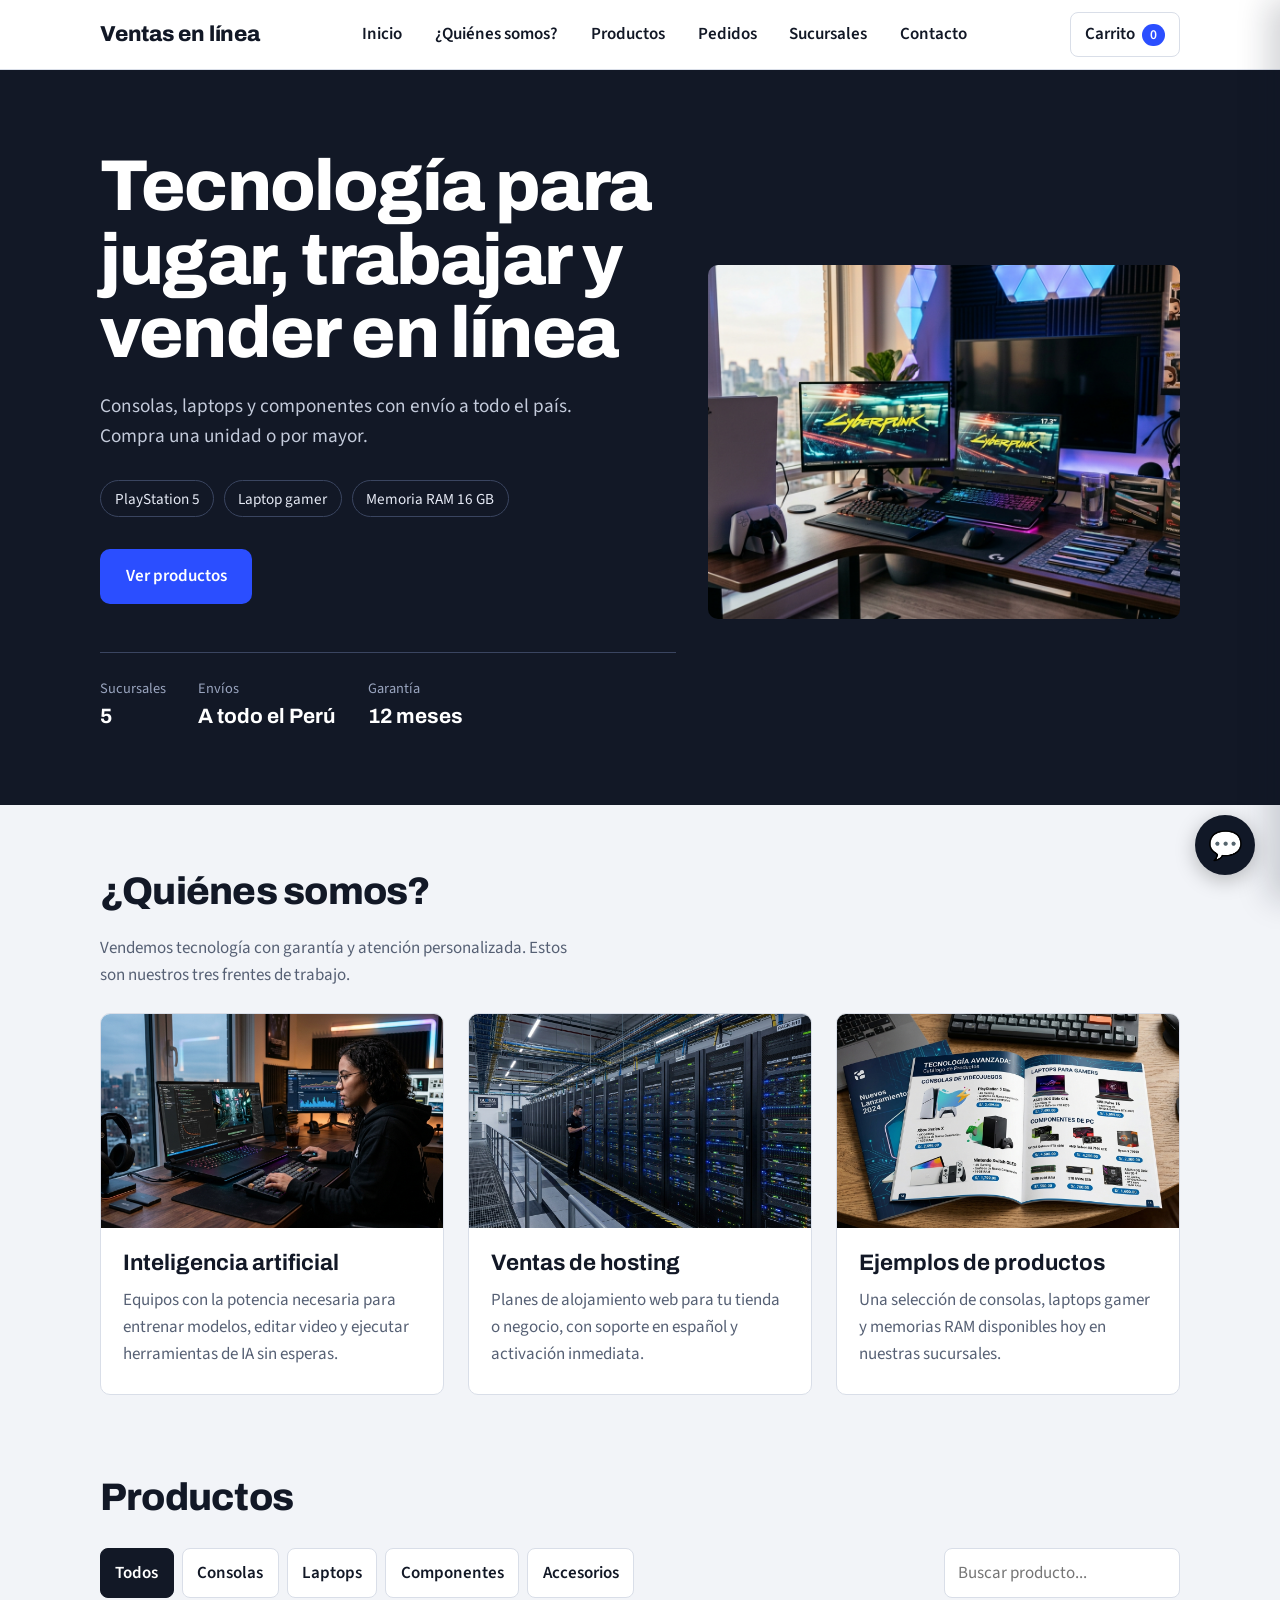
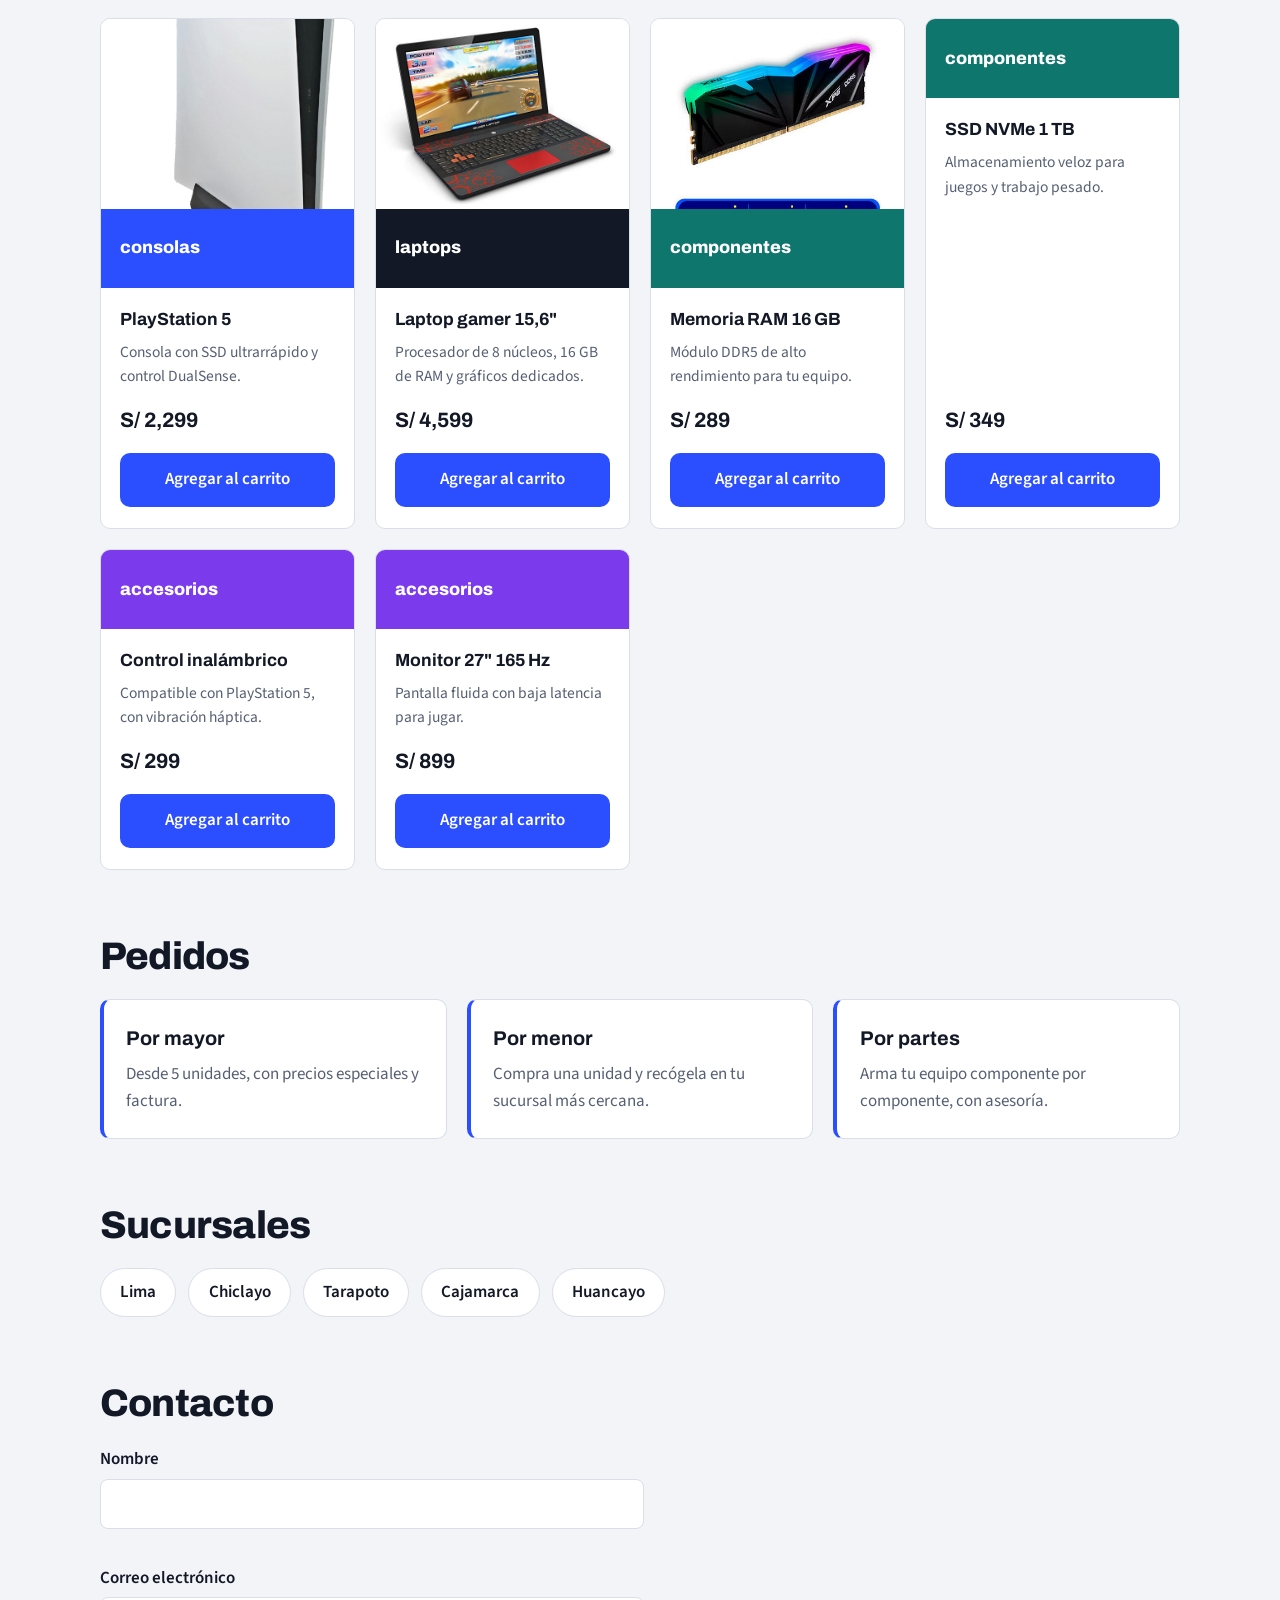
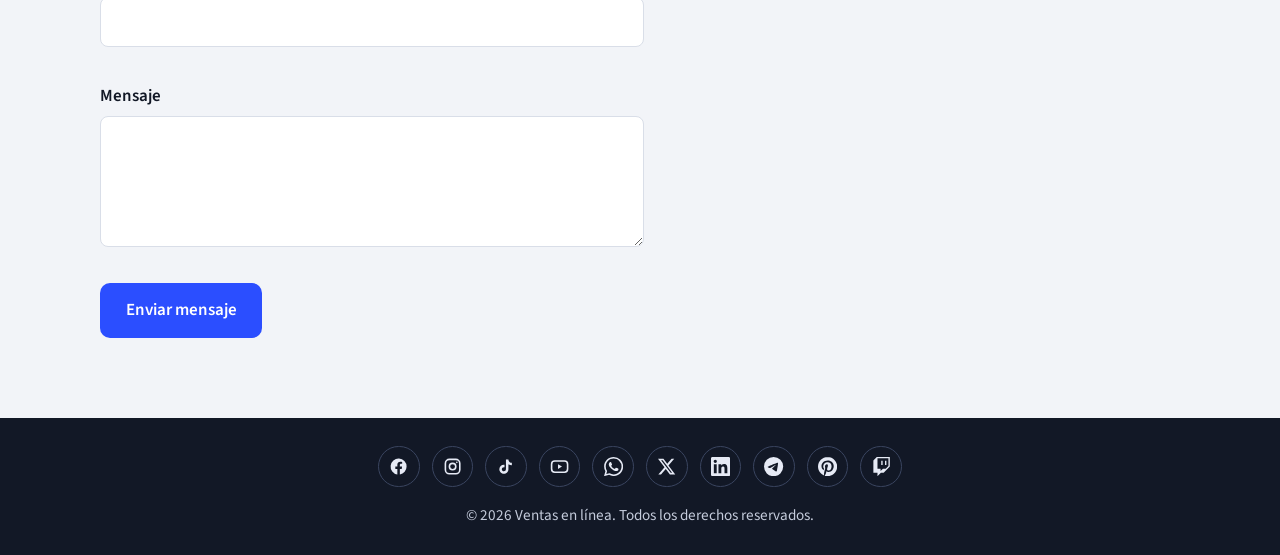
<file: index.html>
<!DOCTYPE html>
<html lang="es">
<head>
    <meta charset="UTF-8">
    <meta name="viewport" content="width=device-width, initial-scale=1.0">
    <title>Ventas en línea | PlayStation 5, laptops gamer y memoria RAM</title>
    <meta name="description" content="Compra PlayStation 5, laptops gamer y memoria RAM por mayor y por menor. Sucursales en Lima, Chiclayo, Tarapoto, Cajamarca y Huancayo.">
    <link rel="preconnect" href="https://fonts.googleapis.com">
    <link rel="preconnect" href="https://fonts.gstatic.com" crossorigin>
    <link href="https://fonts.googleapis.com/css2?family=Archivo:wght@500;700;800&family=Source+Sans+3:wght@400;600&display=swap" rel="stylesheet">
    <link rel="stylesheet" href="indesx.css">
    <link rel="stylesheet" href="formulario.css">
</head>
<body>

<header class="cabecera">
    <div class="cabecera__interior">
        <a class="marca" href="index.html">Ventas en línea</a>

        <nav class="menu-principal" id="menu" aria-label="Menú principal">
            <ul class="menu">
                <li><a href="index.html">Inicio</a></li>
                <li><a href="quienes-somos.html">¿Quiénes somos?</a></li>
                <li>
                    <a href="productos.html">Productos</a>
                    <ul class="submenu">
                        <li><a href="productos.html#consolas">PlayStation 5</a></li>
                        <li><a href="productos.html#laptops">Laptop gamer</a></li>
                        <li><a href="productos.html#componentes">Memoria RAM 16 GB</a></li>
                    </ul>
                </li>
                <li>
                    <a href="pedidos.html">Pedidos</a>
                    <ul class="submenu">
                        <li><a href="pedidos.html#mayor">Por mayor</a></li>
                        <li><a href="pedidos.html#menor">Por menor</a></li>
                        <li><a href="pedidos.html#partes">Por partes</a></li>
                    </ul>
                </li>
                <li>
                    <a href="sucursales.html">Sucursales</a>
                    <ul class="submenu">
                        <li><a href="sucursales.html#lima">Lima</a></li>
                        <li><a href="sucursales.html#chiclayo">Chiclayo</a></li>
                        <li><a href="sucursales.html#tarapoto">Tarapoto</a></li>
                        <li><a href="sucursales.html#cajamarca">Cajamarca</a></li>
                        <li><a href="sucursales.html#huancayo">Huancayo</a></li>
                    </ul>
                </li>
                <li><a href="contacto.html">Contacto</a></li>
            </ul>
        </nav>

        <div class="acciones">
            <button class="btn-carrito" id="abrirCarrito" aria-label="Abrir carrito">
                Carrito <span class="contador" id="contador">0</span>
            </button>
            <button class="btn-menu" id="btnMenu" aria-expanded="false" aria-controls="menu">Menú</button>
        </div>
    </div>
</header>

<main>
    <section class="portada" id="inicio">
        <div class="portada__interior">
            <div class="portada__contenido">
                <h1>Tecnología para jugar, trabajar y vender en línea</h1>
                <p>Consolas, laptops y componentes con envío a todo el país. Compra una unidad o por mayor.</p>
                <ul class="etiquetas" aria-label="Productos destacados">
                    <li>PlayStation 5</li>
                    <li>Laptop gamer</li>
                    <li>Memoria RAM 16 GB</li>
                </ul>
                <a class="boton" href="#productos">Ver productos</a>
                <dl class="cifras">
                    <div><dt>Sucursales</dt><dd>5</dd></div>
                    <div><dt>Envíos</dt><dd>A todo el Perú</dd></div>
                    <div><dt>Garantía</dt><dd>12 meses</dd></div>
                </dl>
            </div>
            <img class="portada__imagen" src="fotos/Gemini_Generated_Image_2i5pmm2i5pmm2i5p.jpg" alt="PlayStation 5, laptop gamer y memorias RAM en un espacio tecnológico moderno" loading="lazy">
        </div>
    </section>

    <section class="seccion" id="quienes-somos">
        <h2 class="seccion__titulo">¿Quiénes somos?</h2>
        <p class="seccion__texto">Vendemos tecnología con garantía y atención personalizada. Estos son nuestros tres frentes de trabajo.</p>
        <div class="contenedor">
            <article class="tarjeta">
                <img src="fotos/Gemini_Generated_Image_ea8tikea8tikea8t.jpg" alt="Laptop gamer ejecutando programas de inteligencia artificial y renderizado exigente" loading="lazy">
                <div class="tarjeta__texto">
                    <h3>Inteligencia artificial</h3>
                    <p>Equipos con la potencia necesaria para entrenar modelos, editar video y ejecutar herramientas de IA sin esperas.</p>
                </div>
            </article>
            <article class="tarjeta">
                <img src="fotos/Gemini_Generated_Image_lnk90ulnk90ulnk9.jpg" alt="Fila de servidores modernos en un centro de datos para servicios de hosting" loading="lazy">
                <div class="tarjeta__texto">
                    <h3>Ventas de hosting</h3>
                    <p>Planes de alojamiento web para tu tienda o negocio, con soporte en español y activación inmediata.</p>
                </div>
            </article>
            <article class="tarjeta">
                <img src="fotos/Gemini_Generated_Image_z84bvbz84bvbz84b.jpg" alt="Catálogo de productos tecnológicos con consolas, laptop gamer y componentes" loading="lazy">
                <div class="tarjeta__texto">
                    <h3>Ejemplos de productos</h3>
                    <p>Una selección de consolas, laptops gamer y memorias RAM disponibles hoy en nuestras sucursales.</p>
                </div>
            </article>
        </div>
    </section>

    <section class="seccion" id="productos">
        <h2 class="seccion__titulo">Productos</h2>
        <div class="herramientas">
            <div class="filtros" id="filtros" role="group" aria-label="Filtrar por categoría">
                <button class="filtro activo" data-cat="todos">Todos</button>
                <button class="filtro" data-cat="consolas">Consolas</button>
                <button class="filtro" data-cat="laptops">Laptops</button>
                <button class="filtro" data-cat="componentes">Componentes</button>
                <button class="filtro" data-cat="accesorios">Accesorios</button>
            </div>
            <label class="buscador">
                <span class="solo-lectores">Buscar producto</span>
                <input type="search" id="buscar" placeholder="Buscar producto...">
            </label>
        </div>
        <div class="productos" id="listaProductos" aria-live="polite"></div>
    </section>

    <section class="seccion" id="pedidos">
        <h2 class="seccion__titulo">Pedidos</h2>
        <div class="pedidos">
            <article class="pedido">
                <h3>Por mayor</h3>
                <p>Desde 5 unidades, con precios especiales y factura.</p>
            </article>
            <article class="pedido">
                <h3>Por menor</h3>
                <p>Compra una unidad y recógela en tu sucursal más cercana.</p>
            </article>
            <article class="pedido">
                <h3>Por partes</h3>
                <p>Arma tu equipo componente por componente, con asesoría.</p>
            </article>
        </div>
    </section>

    <section class="seccion" id="sucursales">
        <h2 class="seccion__titulo">Sucursales</h2>
        <ul class="sucursales">
            <li>Lima</li><li>Chiclayo</li><li>Tarapoto</li><li>Cajamarca</li><li>Huancayo</li>
        </ul>
    </section>

    <section class="seccion" id="contacto">
        <h2 class="seccion__titulo">Contacto</h2>
        <form class="formulario" id="formContacto" novalidate>
            <label>Nombre
                <input type="text" name="nombre" autocomplete="name" required>
                <small class="error" data-error="nombre"></small>
            </label>
            <label>Correo electrónico
                <input type="email" name="correo" autocomplete="email" required>
                <small class="error" data-error="correo"></small>
            </label>
            <label>Mensaje
                <textarea name="mensaje" rows="4" required></textarea>
                <small class="error" data-error="mensaje"></small>
            </label>
            <button class="boton" type="submit">Enviar mensaje</button>
            <p class="estado" id="estadoForm" role="status"></p>
        </form>
    </section>

    <section id="seccionCheckout" class="seccion checkout" hidden>
        <h2 class="seccion__titulo">Solicitar cotización</h2>
        <div class="checkout__grid" id="checkoutGrid">
            <form id="formCheckout" class="checkout__form" novalidate>
                <h3>Datos de contacto y entrega</h3>
                <div class="campo">
                    <label for="cNombre">Nombre completo *</label>
                    <input type="text" id="cNombre" name="nombre" autocomplete="name" required>
                    <span class="error" data-error="nombre"></span>
                </div>
                <div class="campo-grupo">
                    <div class="campo">
                        <label for="cCorreo">Correo electrónico *</label>
                        <input type="email" id="cCorreo" name="correo" autocomplete="email" required>
                        <span class="error" data-error="correo"></span>
                    </div>
                    <div class="campo">
                        <label for="cTelefono">Teléfono / WhatsApp *</label>
                        <input type="tel" id="cTelefono" name="telefono" autocomplete="tel" required>
                        <span class="error" data-error="telefono"></span>
                    </div>
                </div>
                <div class="campo-grupo">
                    <div class="campo">
                        <label for="cCiudad">Ciudad *</label>
                        <select id="cCiudad" name="ciudad" required>
                            <option value="">Selecciona tu ciudad</option>
                            <option value="Lima">Lima</option>
                            <option value="Chiclayo">Chiclayo</option>
                            <option value="Tarapoto">Tarapoto</option>
                            <option value="Cajamarca">Cajamarca</option>
                            <option value="Huancayo">Huancayo</option>
                            <option value="Otra">Otra ciudad</option>
                        </select>
                        <span class="error" data-error="ciudad"></span>
                    </div>
                    <div class="campo">
                        <label for="cDireccion">Dirección de entrega *</label>
                        <input type="text" id="cDireccion" name="direccion" autocomplete="street-address" required>
                        <span class="error" data-error="direccion"></span>
                    </div>
                </div>
                <h3>Preferencia de pago</h3>
                <div class="metodos-pago">
                    <label class="metodo-opcion"><input type="radio" name="metodoPago" value="Yape / Plin" checked><span>Yape / Plin</span></label>
                    <label class="metodo-opcion"><input type="radio" name="metodoPago" value="Tarjeta"><span>Tarjeta de crédito / débito</span></label>
                    <label class="metodo-opcion"><input type="radio" name="metodoPago" value="Contra entrega"><span>Pago contra entrega</span></label>
                </div>
                <button type="submit" class="boton">Preparar cotización</button>
                <button type="button" id="btnCancelarCheckout" class="boton boton--secundario">Volver al catálogo</button>
            </form>
            <aside class="checkout__resumen" aria-label="Resumen de la cotización">
                <h3>Resumen de tu pedido</h3>
                <ul id="checkoutLista" class="checkout__lista"></ul>
                <div class="checkout__total"><span>Total estimado</span><strong id="checkoutTotal">S/ 0</strong></div>
            </aside>
        </div>
        <div id="mensajeExito" class="checkout__exito" role="status" hidden>
            <h3>Tu cotización está lista</h3>
            <p id="detallePedidoExito"></p>
            <p>Esta demostración no envía la solicitud ni procesa pagos.</p>
            <button id="btnVolverInicio" class="boton" type="button">Seguir comprando</button>
        </div>
    </section>
</main>

<aside class="carrito" id="carrito" aria-label="Carrito de compras" aria-hidden="true">
    <div class="carrito__cabecera">
        <h2>Tu carrito</h2>
        <button id="cerrarCarrito" aria-label="Cerrar carrito">Cerrar</button>
    </div>
    <ul class="carrito__lista" id="carritoLista"></ul>
    <div class="carrito__pie">
        <p>Total: <strong id="carritoTotal">S/ 0</strong></p>
        <button class="boton" id="solicitarCotizacion" type="button">Solicitar cotización</button>
        <button class="boton" id="vaciar">Vaciar carrito</button>
    </div>
</aside>
<div class="velo" id="velo" hidden></div>

<footer class="pie">
    <ul class="redes" aria-label="Redes sociales">
        <li>
            <a href="https://www.facebook.com/" target="_blank" rel="noopener noreferrer" aria-label="Facebook">
                <svg viewBox="0 0 24 24" aria-hidden="true"><path fill="currentColor" d="M22 12a10 10 0 1 0-11.56 9.88v-6.99H7.9V12h2.54V9.8c0-2.5 1.49-3.89 3.78-3.89 1.09 0 2.24.2 2.24.2v2.46h-1.26c-1.24 0-1.63.77-1.63 1.56V12h2.78l-.44 2.89h-2.34v6.99A10 10 0 0 0 22 12z"/></svg>
            </a>
        </li>
        <li>
            <a href="https://www.instagram.com/" target="_blank" rel="noopener noreferrer" aria-label="Instagram">
                <svg viewBox="0 0 24 24" aria-hidden="true" fill="none" stroke="currentColor" stroke-width="2"><rect x="3" y="3" width="18" height="18" rx="5"/><circle cx="12" cy="12" r="4"/><circle cx="17.3" cy="6.7" r="1" fill="currentColor" stroke="none"/></svg>
            </a>
        </li>
        <li>
            <a href="https://www.tiktok.com/" target="_blank" rel="noopener noreferrer" aria-label="TikTok">
                <svg viewBox="0 0 24 24" aria-hidden="true"><path fill="currentColor" d="M16.6 5.82A4.28 4.28 0 0 1 15.54 3h-3.09v12.4a2.59 2.59 0 0 1-2.59 2.5c-1.42 0-2.6-1.16-2.6-2.6 0-1.72 1.66-3.01 3.37-2.48V9.66c-3.45-.46-6.47 2.22-6.47 5.64 0 3.33 2.76 5.7 5.69 5.7 3.14 0 5.69-2.55 5.69-5.7V9.01a7.35 7.35 0 0 0 4.3 1.38V7.3s-1.88.09-3.24-1.48z"/></svg>
            </a>
        </li>
        <li>
            <a href="https://www.youtube.com/" target="_blank" rel="noopener noreferrer" aria-label="YouTube">
                <svg viewBox="0 0 24 24" aria-hidden="true"><rect x="2" y="5" width="20" height="14" rx="4" fill="none" stroke="currentColor" stroke-width="2"/><path fill="currentColor" d="M10 9l5 3-5 3z"/></svg>
            </a>
        </li>
        <li>
            <a href="https://wa.me/" target="_blank" rel="noopener noreferrer" aria-label="WhatsApp">
                <svg viewBox="0 0 24 24" aria-hidden="true"><path fill="currentColor" d="M17.472 14.382c-.297-.149-1.758-.867-2.03-.967-.273-.099-.471-.148-.67.15-.197.297-.767.966-.94 1.164-.173.199-.347.223-.644.075-.297-.15-1.255-.463-2.39-1.475-.883-.788-1.48-1.761-1.653-2.059-.173-.297-.018-.458.13-.606.134-.133.298-.347.446-.52.149-.174.198-.298.298-.497.099-.198.05-.371-.025-.52-.075-.149-.669-1.612-.916-2.207-.242-.579-.487-.5-.669-.51-.173-.008-.371-.01-.57-.01-.198 0-.52.074-.792.372-.272.297-1.04 1.016-1.04 2.479 0 1.462 1.065 2.875 1.213 3.074.149.198 2.096 3.2 5.077 4.487.709.306 1.262.489 1.694.625.712.227 1.36.195 1.871.118.571-.085 1.758-.719 2.006-1.413.248-.694.248-1.289.173-1.413-.074-.124-.272-.198-.57-.347m-5.421 7.403h-.004a9.87 9.87 0 01-5.031-1.378l-.361-.214-3.741.982.998-3.648-.235-.374a9.86 9.86 0 01-1.51-5.26c.001-5.45 4.436-9.884 9.888-9.884 2.64 0 5.122 1.03 6.988 2.898a9.825 9.825 0 012.893 6.994c-.003 5.45-4.437 9.884-9.885 9.884m8.413-18.297A11.815 11.815 0 0012.05 0C5.495 0 .16 5.335.157 11.892c0 2.096.547 4.142 1.588 5.945L.057 24l6.305-1.654a11.882 11.882 0 005.683 1.448h.005c6.554 0 11.89-5.335 11.893-11.893a11.821 11.821 0 00-3.48-8.413z"/></svg>
            </a>
        </li>
        <li>
            <a href="https://x.com/" target="_blank" rel="noopener noreferrer" aria-label="X">
                <svg viewBox="0 0 24 24" aria-hidden="true"><path fill="currentColor" d="M18.244 2.25h3.308l-7.227 8.26 8.502 11.24H16.17l-5.214-6.817L4.99 21.75H1.68l7.73-8.835L1.254 2.25H8.08l4.713 6.231zm-1.161 17.52h1.833L7.084 4.126H5.117z"/></svg>
            </a>
        </li>
        <li>
            <a href="https://www.linkedin.com/" target="_blank" rel="noopener noreferrer" aria-label="LinkedIn">
                <svg viewBox="0 0 24 24" aria-hidden="true"><path fill="currentColor" d="M20.447 20.452h-3.554v-5.569c0-1.328-.027-3.037-1.852-3.037-1.853 0-2.136 1.445-2.136 2.939v5.667H9.351V9h3.414v1.561h.046c.477-.9 1.637-1.85 3.37-1.85 3.601 0 4.267 2.37 4.267 5.455v6.286zM5.337 7.433a2.062 2.062 0 0 1-2.063-2.065 2.064 2.064 0 1 1 2.063 2.065zm1.782 13.019H3.555V9h3.564v11.452zM22.225 0H1.771C.792 0 0 .774 0 1.729v20.542C0 23.227.792 24 1.771 24h20.451C23.2 24 24 23.227 24 22.271V1.729C24 .774 23.2 0 22.222 0h.003z"/></svg>
            </a>
        </li>
        <li>
            <a href="https://t.me/" target="_blank" rel="noopener noreferrer" aria-label="Telegram">
                <svg viewBox="0 0 24 24" aria-hidden="true"><path fill="currentColor" d="M11.944 0A12 12 0 0 0 0 12a12 12 0 0 0 12 12 12 12 0 0 0 12-12A12 12 0 0 0 12 0a12 12 0 0 0-.056 0zm4.962 7.224c.1-.002.321.023.465.14a.506.506 0 0 1 .171.325c.016.093.036.306.02.472-.18 1.898-.962 6.502-1.36 8.627-.168.9-.499 1.201-.82 1.23-.696.065-1.225-.46-1.9-.902-1.056-.693-1.653-1.124-2.678-1.8-1.185-.78-.417-1.21.258-1.91.177-.184 3.247-2.977 3.307-3.23.007-.032.014-.15-.056-.212s-.174-.041-.249-.024c-.106.024-1.793 1.14-5.061 3.345-.48.33-.913.49-1.302.48-.428-.008-1.252-.241-1.865-.44-.752-.245-1.349-.374-1.297-.789.027-.216.325-.437.893-.663 3.498-1.524 5.83-2.529 6.998-3.014 3.332-1.386 4.025-1.627 4.476-1.635z"/></svg>
            </a>
        </li>
        <li>
            <a href="https://www.pinterest.com/" target="_blank" rel="noopener noreferrer" aria-label="Pinterest">
                <svg viewBox="0 0 24 24" aria-hidden="true"><path fill="currentColor" d="M12.017 0C5.396 0 .029 5.367.029 11.987c0 5.079 3.158 9.417 7.618 11.162-.105-.949-.199-2.403.041-3.439.219-.937 1.406-5.957 1.406-5.957s-.359-.72-.359-1.781c0-1.663.967-2.911 2.168-2.911 1.024 0 1.518.769 1.518 1.688 0 1.029-.653 2.567-.992 3.992-.285 1.193.6 2.165 1.775 2.165 2.128 0 3.768-2.245 3.768-5.487 0-2.861-2.063-4.869-5.008-4.869-3.41 0-5.409 2.562-5.409 5.199 0 1.033.394 2.143.889 2.741.099.12.112.225.085.345-.09.375-.293 1.199-.334 1.363-.053.225-.172.271-.401.165-1.495-.69-2.433-2.878-2.433-4.646 0-3.776 2.748-7.252 7.92-7.252 4.158 0 7.392 2.967 7.392 6.923 0 4.135-2.607 7.462-6.233 7.462-1.214 0-2.354-.629-2.758-1.379l-.749 2.848c-.269 1.045-1.004 2.352-1.498 3.146 1.123.345 2.306.535 3.55.535 6.607 0 11.985-5.365 11.985-11.987C23.97 5.39 18.592.026 11.985.026L12.017 0z"/></svg>
            </a>
        </li>
        <li>
            <a href="https://www.twitch.tv/" target="_blank" rel="noopener noreferrer" aria-label="Twitch">
                <svg viewBox="0 0 24 24" aria-hidden="true"><path fill="currentColor" d="M11.571 4.714h1.715v5.143H11.57zm4.715 0H18v5.143h-1.714zM6 0L1.714 4.286v15.428h5.143V24l4.286-4.286h3.428L22.286 12V0zm14.571 11.143l-3.428 3.428h-3.43l-3 3v-3H6.857V1.714h13.714Z"/></svg>
            </a>
        </li>
    </ul>
    <p>&copy; <span id="anio">2026</span> Ventas en línea. Todos los derechos reservados.</p>
</footer>
<!-- CHAT BOX -->
<button id="btnChat" class="btn-chat" aria-label="Abrir asistente">
    💬
</button>

<div id="chatBox" class="chat-box" aria-hidden="true">

    <div class="chat-header">
        <div>
            <strong>🤖 Asistente TechStore</strong>
            <small>Estamos para ayudarte</small>
        </div>

        <button id="cerrarChat" class="cerrar-chat" aria-label="Cerrar chat">
            ×
        </button>
    </div>

    <div id="chatMensajes" class="chat-mensajes">
        <div class="mensaje bot">
            👋 ¡Hola! Soy el asistente de TechStore.
            <br><br>
            Puedo ayudarte con productos, precios, envíos, pagos, garantía y compras.
            <br><br>
            <strong>Escribe tu pregunta o selecciona una de las opciones.</strong>
        </div>
    </div>

    <div class="preguntas-chat">
        <button data-pregunta="¿Qué productos venden?">🛒 Productos</button>
        <button data-pregunta="¿Hacen envíos a todo el Perú?">🚚 Envíos</button>
        <button data-pregunta="¿Qué métodos de pago aceptan?">💳 Pagos</button>
        <button data-pregunta="¿Los productos tienen garantía?">🛡️ Garantía</button>
        <button data-pregunta="¿Cómo puedo realizar una compra?">🛍️ Comprar</button>
    </div>

    <form id="chatForm" class="chat-form">
        <input
            type="text"
            id="chatInput"
            placeholder="Escribe tu pregunta..."
            autocomplete="off"
        >

        <button type="submit">➤</button>
    </form>

</div>
  <div id="modalCotizacion" class="cotizacion-overlay" hidden>
    <div class="cotizacion-container">
      <button id="cerrarCotizacion" class="btn-cerrar-cotizacion" aria-label="Cerrar">&times;</button>
      
      <div class="cotizacion-header">
        <div class="icono-header">
          <svg xmlns="http://www.w3.org/2000/svg" viewBox="0 0 24 24" fill="currentColor">
            <path d="M21.7 7.3l-5-5c-.4-.4-1-.4-1.4 0l-12 12c-.2.2-.3.4-.3.7v5c0 .6.4 1 1 1h5c.3 0 .5-.1.7-.3l12-12c.4-.4.4-1 0-1.4zM7.6 19H5v-2.6l9.6-9.6 2.6 2.6L7.6 19z"/>
          </svg>
        </div>
        <h2>Formulario de Registro y Cotización</h2>
        <p>Completa tus datos para recibir asesoría personalizada o registrarte en nuestra plataforma digital.</p>
      </div>

      <form id="formCotizacion" class="cotizacion-form" novalidate>
        <div class="cotizacion-grid">
          <div class="campo-grupo">
            <label for="cotNombre"><span class="icono-label">👤</span> Nombre Completo *</label>
            <input type="text" id="cotNombre" name="nombre" placeholder="Ej. Carlos Mendoza" required>
            <span class="cot-error" data-error="nombre"></span>
          </div>

          <div class="campo-grupo">
            <label for="cotCorreo"><span class="icono-label">✉️</span> CORREO ELECTRÓNICO *</label>
            <input type="email" id="cotCorreo" name="correo" placeholder="correo@ejemplo.com" required>
            <span class="cot-error" data-error="correo"></span>
          </div>

          <div class="campo-grupo">
            <label for="cotTelefono"><span class="icono-label">📞</span> Teléfono / WhatsApp *</label>
            <input type="tel" id="cotTelefono" name="telefono" placeholder="+51 900 000 000" required>
            <span class="cot-error" data-error="telefono"></span>
          </div>

          <div class="campo-grupo">
            <label for="cotTipo"><span class="icono-label">📌</span> Tipo de Solicitud</label>
            <select id="cotTipo" name="tipo">
              <option value="Menor">Compra por Menor / Unidad</option>
              <option value="Mayor">Compra por Mayor / Distribuidor</option>
              <option value="Cotizacion">Cotización Formal para Empresa</option>
              <option value="Asesoria">Asesoría Técnica</option>
            </select>
          </div>

          <div class="campo-grupo campo-full">
            <label for="cotMensaje"><span class="icono-label">💬</span> Mensaje o Requerimiento</label>
            <textarea id="cotMensaje" name="mensaje" rows="3" placeholder="Escribe los detalles de tu consulta o productos de tu interés..."></textarea>
            <span class="cot-error" data-error="mensaje"></span>
          </div>
        </div>

        <div class="cotizacion-acciones">
          <button type="submit" class="btn-enviar-cotizacion">Enviar Solicitud</button>
        </div>
      </form>

      <div id="cotizacionExito" class="cotizacion-exito" hidden>
        <div class="exito-check">✓</div>
        <h3>¡Solicitud Enviada!</h3>
        <p>Hemos recibido tus datos correctamente. Un asesor se pondrá en contacto contigo a la brevedad.</p>
        <button id="btnVolverTienda" class="btn-enviar-cotizacion">Aceptar</button>
      </div>
    </div>
  </div>


  <!-- 2. Vincular los archivos JavaScript al final -->
  <script src="index.js"></script>
  <script src="formulario.js"></script>

</body>
</html>
</file>
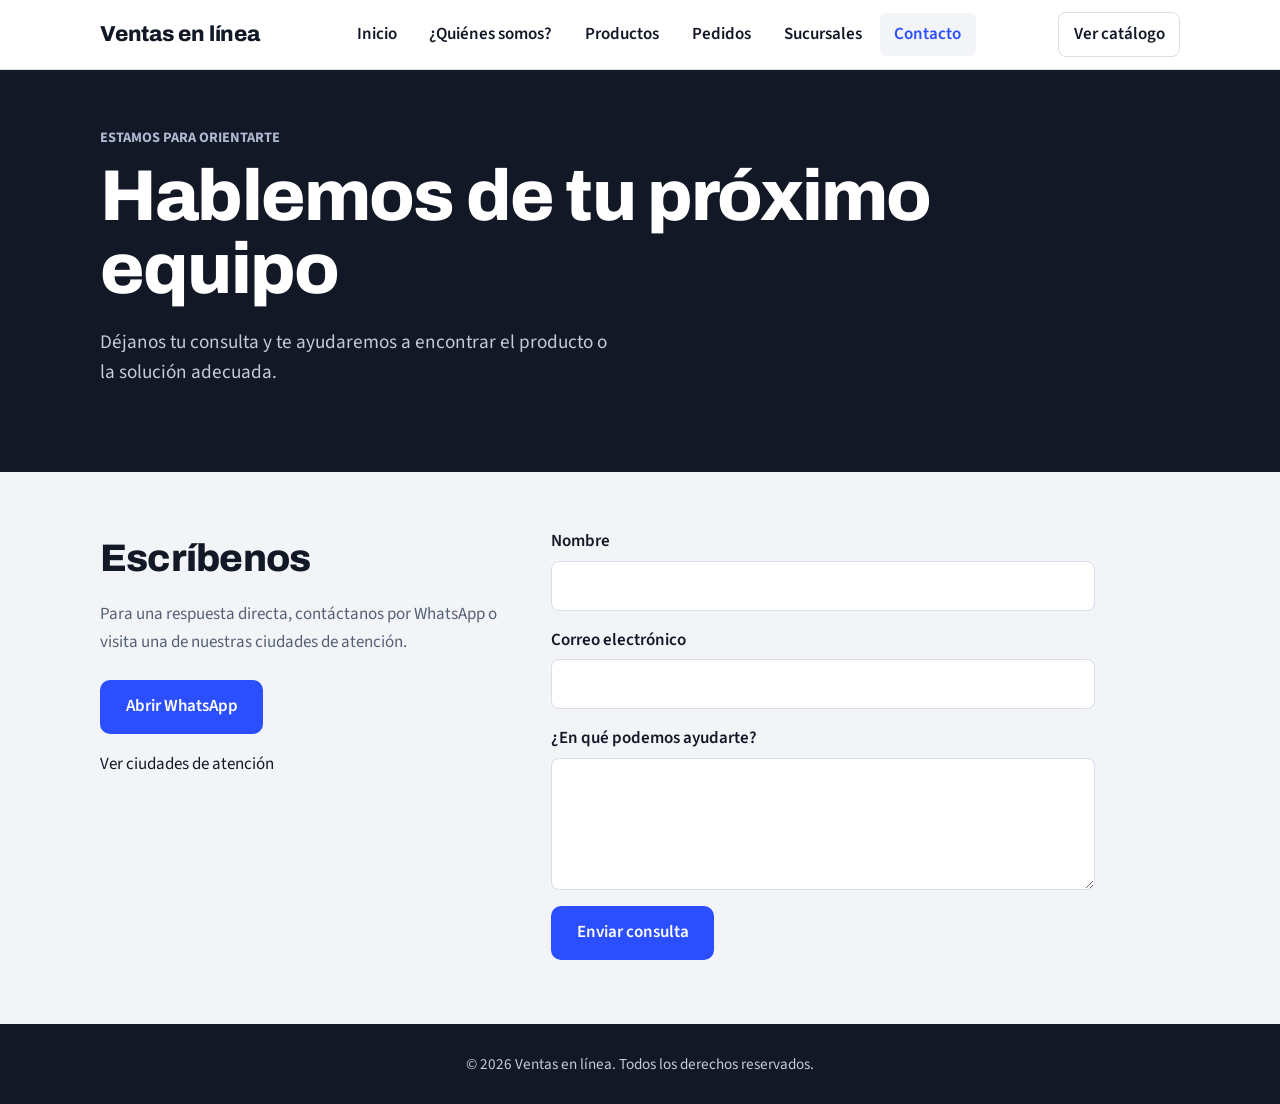
<file: contacto.html>
<!DOCTYPE html>
<html lang="es">
<head>
    <meta charset="UTF-8">
    <meta name="viewport" content="width=device-width, initial-scale=1.0">
    <title>Contacto | Ventas en línea</title>
    <meta name="description" content="Contacta a Ventas en línea para consultas sobre productos, pedidos y asesoría técnica.">
    <link rel="preconnect" href="https://fonts.googleapis.com">
    <link rel="preconnect" href="https://fonts.gstatic.com" crossorigin>
    <link href="https://fonts.googleapis.com/css2?family=Archivo:wght@500;700;800&family=Source+Sans+3:wght@400;600&display=swap" rel="stylesheet">
    <link rel="stylesheet" href="indesx.css">
</head>
<body>
<header class="cabecera"><div class="cabecera__interior">
    <a class="marca" href="index.html">Ventas en línea</a>
    <nav class="menu-principal" id="menu" aria-label="Menú principal"><ul class="menu">
        <li><a href="index.html">Inicio</a></li><li><a href="quienes-somos.html">¿Quiénes somos?</a></li><li><a href="productos.html">Productos</a></li><li><a href="pedidos.html">Pedidos</a></li><li><a href="sucursales.html">Sucursales</a></li><li><a href="contacto.html" aria-current="page">Contacto</a></li>
    </ul></nav>
    <div class="acciones"><a class="btn-carrito" href="index.html#productos">Ver catálogo</a><button class="btn-menu" id="btnMenu" aria-expanded="false" aria-controls="menu">Menú</button></div>
</div></header>
<main>
    <section class="portada pagina-portada"><div class="portada__interior"><p class="pagina-ceja">Estamos para orientarte</p><h1>Hablemos de tu próximo equipo</h1><p>Déjanos tu consulta y te ayudaremos a encontrar el producto o la solución adecuada.</p></div></section>
    <section class="seccion pagina-seccion contacto-pagina"><div><h2 class="seccion__titulo">Escríbenos</h2><p class="seccion__texto">Para una respuesta directa, contáctanos por WhatsApp o visita una de nuestras ciudades de atención.</p><a class="boton" href="https://wa.me/" target="_blank" rel="noopener noreferrer">Abrir WhatsApp</a><p><a href="sucursales.html">Ver ciudades de atención</a></p></div>
        <form class="formulario formulario-contacto-pagina" id="formContactoPagina">
            <label>Nombre<input type="text" name="nombre" autocomplete="name" required></label>
            <label>Correo electrónico<input type="email" name="correo" autocomplete="email" required></label>
            <label>¿En qué podemos ayudarte?<textarea name="mensaje" rows="4" required></textarea></label>
            <button class="boton" type="submit">Enviar consulta</button>
            <p class="estado" id="estadoContactoPagina" role="status"></p>
        </form>
    </section>
</main>
<footer class="pie"><p>&copy; <span id="anio">2026</span> Ventas en línea. Todos los derechos reservados.</p></footer>
<script src="paginas.js"></script>
</body>
</html>
</file>
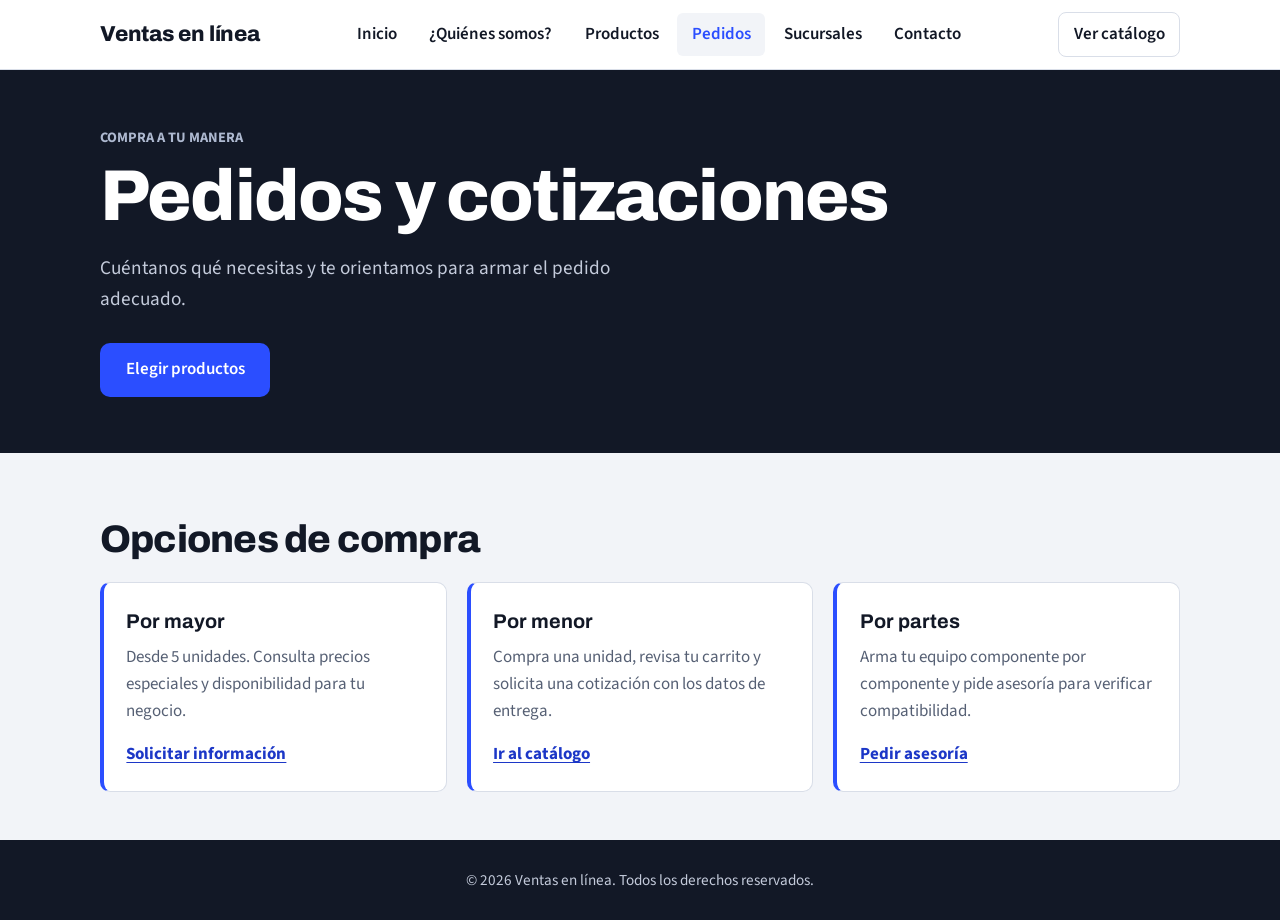
<file: pedidos.html>
<!DOCTYPE html>
<html lang="es">
<head>
    <meta charset="UTF-8">
    <meta name="viewport" content="width=device-width, initial-scale=1.0">
    <title>Pedidos y cotizaciones | Ventas en línea</title>
    <meta name="description" content="Conoce las opciones de compra por mayor, por menor y por partes. Solicita una cotización personalizada.">
    <link rel="preconnect" href="https://fonts.googleapis.com">
    <link rel="preconnect" href="https://fonts.gstatic.com" crossorigin>
    <link href="https://fonts.googleapis.com/css2?family=Archivo:wght@500;700;800&family=Source+Sans+3:wght@400;600&display=swap" rel="stylesheet">
    <link rel="stylesheet" href="indesx.css">
</head>
<body>
<header class="cabecera"><div class="cabecera__interior">
    <a class="marca" href="index.html">Ventas en línea</a>
    <nav class="menu-principal" id="menu" aria-label="Menú principal"><ul class="menu">
        <li><a href="index.html">Inicio</a></li><li><a href="quienes-somos.html">¿Quiénes somos?</a></li><li><a href="productos.html">Productos</a></li><li><a href="pedidos.html" aria-current="page">Pedidos</a></li><li><a href="sucursales.html">Sucursales</a></li><li><a href="contacto.html">Contacto</a></li>
    </ul></nav>
    <div class="acciones"><a class="btn-carrito" href="index.html#productos">Ver catálogo</a><button class="btn-menu" id="btnMenu" aria-expanded="false" aria-controls="menu">Menú</button></div>
</div></header>
<main>
    <section class="portada pagina-portada"><div class="portada__interior"><p class="pagina-ceja">Compra a tu manera</p><h1>Pedidos y cotizaciones</h1><p>Cuéntanos qué necesitas y te orientamos para armar el pedido adecuado.</p><a class="boton" href="index.html#productos">Elegir productos</a></div></section>
    <section class="seccion pagina-seccion"><h2 class="seccion__titulo">Opciones de compra</h2>
        <div class="pedidos pagina-pedidos">
            <article class="pedido" id="mayor"><h3>Por mayor</h3><p>Desde 5 unidades. Consulta precios especiales y disponibilidad para tu negocio.</p><a href="contacto.html">Solicitar información</a></article>
            <article class="pedido" id="menor"><h3>Por menor</h3><p>Compra una unidad, revisa tu carrito y solicita una cotización con los datos de entrega.</p><a href="index.html#productos">Ir al catálogo</a></article>
            <article class="pedido" id="partes"><h3>Por partes</h3><p>Arma tu equipo componente por componente y pide asesoría para verificar compatibilidad.</p><a href="contacto.html">Pedir asesoría</a></article>
        </div>
    </section>
</main>
<footer class="pie"><p>&copy; <span id="anio">2026</span> Ventas en línea. Todos los derechos reservados.</p></footer>
<script src="paginas.js"></script>
</body>
</html>
</file>
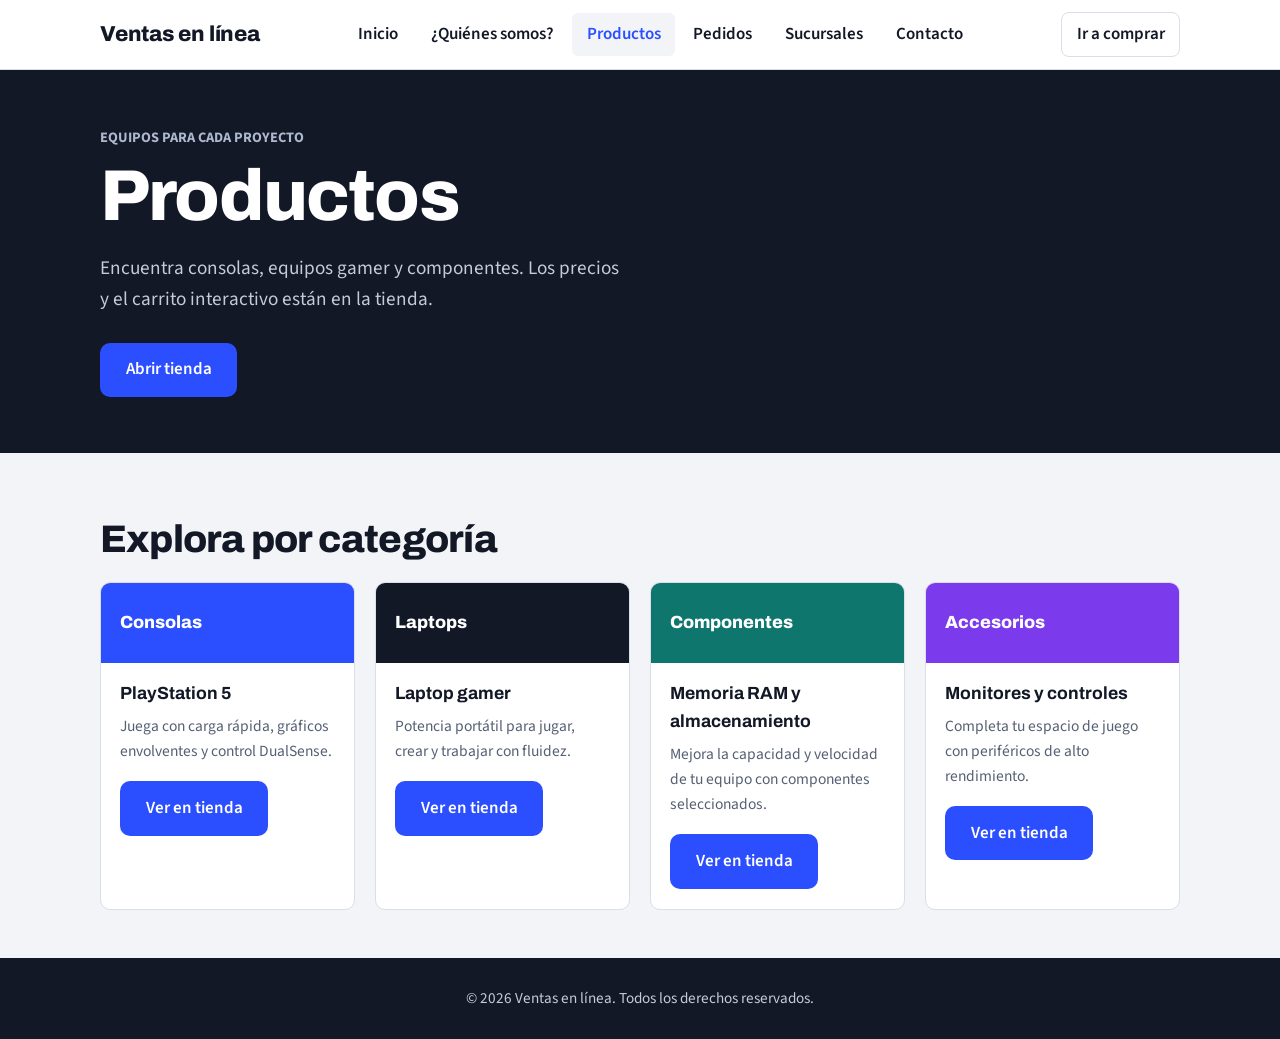
<file: productos.html>
<!DOCTYPE html>
<html lang="es">
<head>
    <meta charset="UTF-8">
    <meta name="viewport" content="width=device-width, initial-scale=1.0">
    <title>Productos | Ventas en línea</title>
    <meta name="description" content="Explora consolas, laptops gamer, componentes y accesorios disponibles en Ventas en línea.">
    <link rel="preconnect" href="https://fonts.googleapis.com">
    <link rel="preconnect" href="https://fonts.gstatic.com" crossorigin>
    <link href="https://fonts.googleapis.com/css2?family=Archivo:wght@500;700;800&family=Source+Sans+3:wght@400;600&display=swap" rel="stylesheet">
    <link rel="stylesheet" href="indesx.css">
</head>
<body>
<header class="cabecera"><div class="cabecera__interior">
    <a class="marca" href="index.html">Ventas en línea</a>
    <nav class="menu-principal" id="menu" aria-label="Menú principal"><ul class="menu">
        <li><a href="index.html">Inicio</a></li><li><a href="quienes-somos.html">¿Quiénes somos?</a></li><li><a href="productos.html" aria-current="page">Productos</a></li><li><a href="pedidos.html">Pedidos</a></li><li><a href="sucursales.html">Sucursales</a></li><li><a href="contacto.html">Contacto</a></li>
    </ul></nav>
    <div class="acciones"><a class="btn-carrito" href="index.html#productos">Ir a comprar</a><button class="btn-menu" id="btnMenu" aria-expanded="false" aria-controls="menu">Menú</button></div>
</div></header>
<main>
    <section class="portada pagina-portada"><div class="portada__interior">
        <p class="pagina-ceja">Equipos para cada proyecto</p><h1>Productos</h1>
        <p>Encuentra consolas, equipos gamer y componentes. Los precios y el carrito interactivo están en la tienda.</p>
        <a class="boton" href="index.html#productos">Abrir tienda</a>
    </div></section>
    <section class="seccion pagina-seccion">
        <h2 class="seccion__titulo">Explora por categoría</h2>
        <div class="productos pagina-productos">
            <article class="producto" id="consolas" data-cat="consolas"><div class="producto__marca">Consolas</div><div class="producto__cuerpo"><h3>PlayStation 5</h3><p>Juega con carga rápida, gráficos envolventes y control DualSense.</p><a class="boton" href="index.html#productos">Ver en tienda</a></div></article>
            <article class="producto" id="laptops" data-cat="laptops"><div class="producto__marca">Laptops</div><div class="producto__cuerpo"><h3>Laptop gamer</h3><p>Potencia portátil para jugar, crear y trabajar con fluidez.</p><a class="boton" href="index.html#productos">Ver en tienda</a></div></article>
            <article class="producto" id="componentes" data-cat="componentes"><div class="producto__marca">Componentes</div><div class="producto__cuerpo"><h3>Memoria RAM y almacenamiento</h3><p>Mejora la capacidad y velocidad de tu equipo con componentes seleccionados.</p><a class="boton" href="index.html#productos">Ver en tienda</a></div></article>
            <article class="producto" id="accesorios" data-cat="accesorios"><div class="producto__marca">Accesorios</div><div class="producto__cuerpo"><h3>Monitores y controles</h3><p>Completa tu espacio de juego con periféricos de alto rendimiento.</p><a class="boton" href="index.html#productos">Ver en tienda</a></div></article>
        </div>
    </section>
</main>
<footer class="pie"><p>&copy; <span id="anio">2026</span> Ventas en línea. Todos los derechos reservados.</p></footer>
<script src="paginas.js"></script>
</body>
</html>
</file>
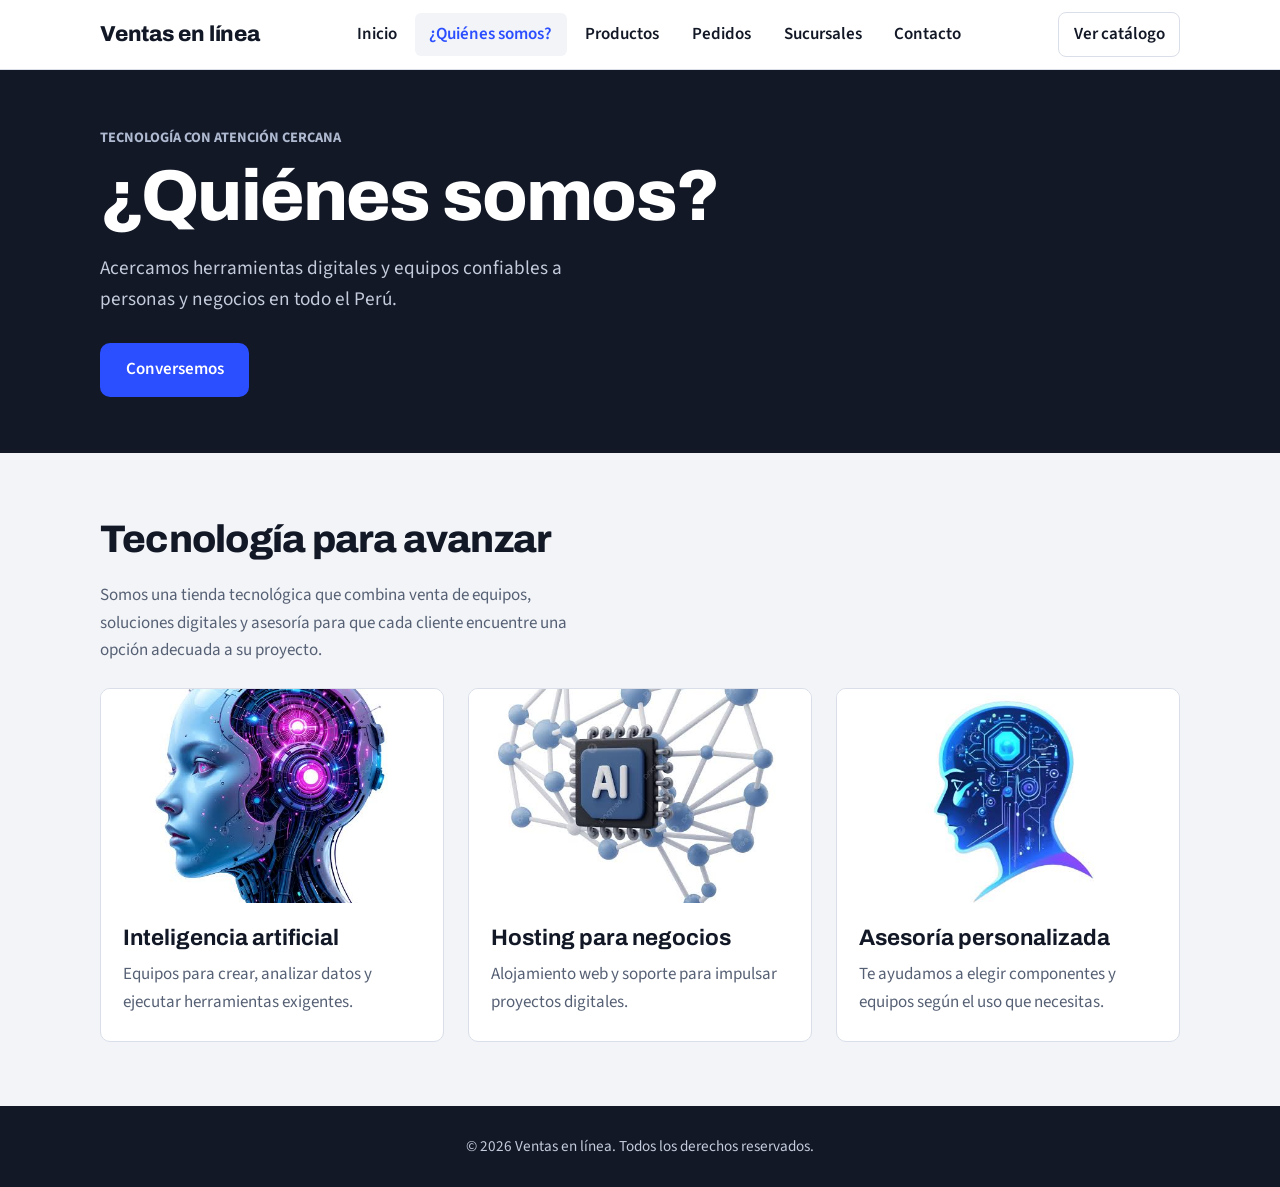
<file: quienes-somos.html>
<!DOCTYPE html>
<html lang="es">
<head>
    <meta charset="UTF-8">
    <meta name="viewport" content="width=device-width, initial-scale=1.0">
    <title>Quiénes somos | Ventas en línea</title>
    <meta name="description" content="Conoce el equipo y los servicios de Ventas en línea: tecnología, hosting y asesoría personalizada.">
    <link rel="preconnect" href="https://fonts.googleapis.com">
    <link rel="preconnect" href="https://fonts.gstatic.com" crossorigin>
    <link href="https://fonts.googleapis.com/css2?family=Archivo:wght@500;700;800&family=Source+Sans+3:wght@400;600&display=swap" rel="stylesheet">
    <link rel="stylesheet" href="indesx.css">
</head>
<body>
<header class="cabecera">
    <div class="cabecera__interior">
        <a class="marca" href="index.html">Ventas en línea</a>
        <nav class="menu-principal" id="menu" aria-label="Menú principal">
            <ul class="menu">
                <li><a href="index.html">Inicio</a></li>
                <li><a href="quienes-somos.html" aria-current="page">¿Quiénes somos?</a></li>
                <li><a href="productos.html">Productos</a></li>
                <li><a href="pedidos.html">Pedidos</a></li>
                <li><a href="sucursales.html">Sucursales</a></li>
                <li><a href="contacto.html">Contacto</a></li>
            </ul>
        </nav>
        <div class="acciones"><a class="btn-carrito" href="index.html#productos">Ver catálogo</a><button class="btn-menu" id="btnMenu" aria-expanded="false" aria-controls="menu">Menú</button></div>
    </div>
</header>
<main>
    <section class="portada pagina-portada"><div class="portada__interior">
        <p class="pagina-ceja">Tecnología con atención cercana</p>
        <h1>¿Quiénes somos?</h1>
        <p>Acercamos herramientas digitales y equipos confiables a personas y negocios en todo el Perú.</p>
        <a class="boton" href="contacto.html">Conversemos</a>
    </div></section>
    <section class="seccion pagina-seccion">
        <h2 class="seccion__titulo">Tecnología para avanzar</h2>
        <p class="seccion__texto">Somos una tienda tecnológica que combina venta de equipos, soluciones digitales y asesoría para que cada cliente encuentre una opción adecuada a su proyecto.</p>
        <div class="contenedor pagina-tarjetas">
            <article class="tarjeta"><img src="fotos/images.jpg" alt="Tecnología aplicada a inteligencia artificial" loading="lazy"><div class="tarjeta__texto"><h3>Inteligencia artificial</h3><p>Equipos para crear, analizar datos y ejecutar herramientas exigentes.</p></div></article>
            <article class="tarjeta"><img src="fotos/images 2.jpg" alt="Servidores en un centro de datos" loading="lazy"><div class="tarjeta__texto"><h3>Hosting para negocios</h3><p>Alojamiento web y soporte para impulsar proyectos digitales.</p></div></article>
            <article class="tarjeta"><img src="fotos/images 3.jpg" alt="Selección de productos tecnológicos" loading="lazy"><div class="tarjeta__texto"><h3>Asesoría personalizada</h3><p>Te ayudamos a elegir componentes y equipos según el uso que necesitas.</p></div></article>
        </div>
    </section>
</main>
<footer class="pie"><p>&copy; <span id="anio">2026</span> Ventas en línea. Todos los derechos reservados.</p></footer>
<script src="paginas.js"></script>
</body>
</html>
</file>
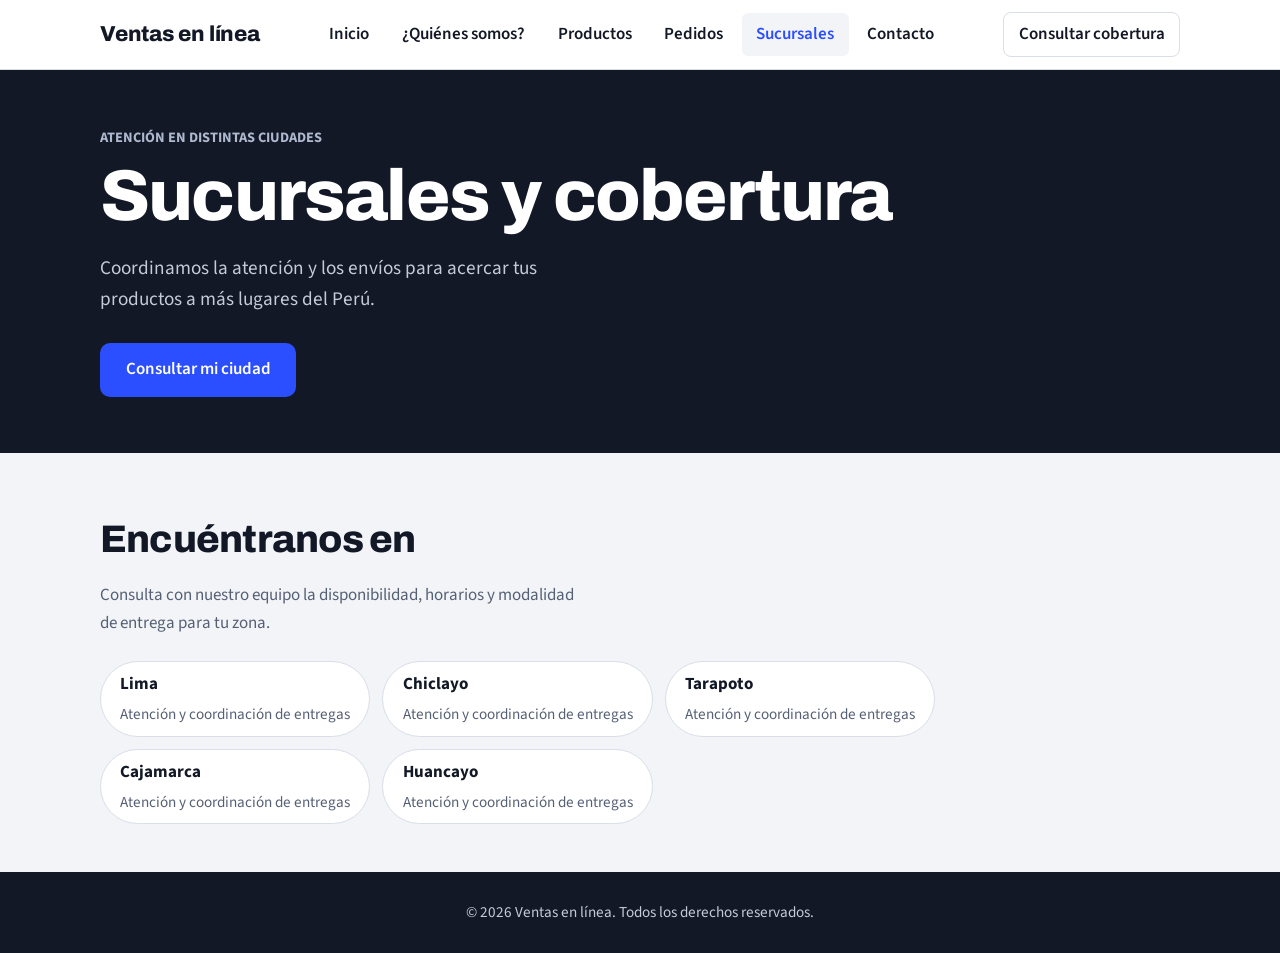
<file: sucursales.html>
<!DOCTYPE html>
<html lang="es">
<head>
    <meta charset="UTF-8">
    <meta name="viewport" content="width=device-width, initial-scale=1.0">
    <title>Sucursales y cobertura | Ventas en línea</title>
    <meta name="description" content="Consulta las ciudades donde Ventas en línea ofrece atención y coordinación de envíos.">
    <link rel="preconnect" href="https://fonts.googleapis.com">
    <link rel="preconnect" href="https://fonts.gstatic.com" crossorigin>
    <link href="https://fonts.googleapis.com/css2?family=Archivo:wght@500;700;800&family=Source+Sans+3:wght@400;600&display=swap" rel="stylesheet">
    <link rel="stylesheet" href="indesx.css">
</head>
<body>
<header class="cabecera"><div class="cabecera__interior">
    <a class="marca" href="index.html">Ventas en línea</a>
    <nav class="menu-principal" id="menu" aria-label="Menú principal"><ul class="menu">
        <li><a href="index.html">Inicio</a></li><li><a href="quienes-somos.html">¿Quiénes somos?</a></li><li><a href="productos.html">Productos</a></li><li><a href="pedidos.html">Pedidos</a></li><li><a href="sucursales.html" aria-current="page">Sucursales</a></li><li><a href="contacto.html">Contacto</a></li>
    </ul></nav>
    <div class="acciones"><a class="btn-carrito" href="contacto.html">Consultar cobertura</a><button class="btn-menu" id="btnMenu" aria-expanded="false" aria-controls="menu">Menú</button></div>
</div></header>
<main>
    <section class="portada pagina-portada"><div class="portada__interior"><p class="pagina-ceja">Atención en distintas ciudades</p><h1>Sucursales y cobertura</h1><p>Coordinamos la atención y los envíos para acercar tus productos a más lugares del Perú.</p><a class="boton" href="contacto.html">Consultar mi ciudad</a></div></section>
    <section class="seccion pagina-seccion"><h2 class="seccion__titulo">Encuéntranos en</h2><p class="seccion__texto">Consulta con nuestro equipo la disponibilidad, horarios y modalidad de entrega para tu zona.</p>
        <ul class="sucursales pagina-sucursales"><li id="lima"><strong>Lima</strong><span>Atención y coordinación de entregas</span></li><li id="chiclayo"><strong>Chiclayo</strong><span>Atención y coordinación de entregas</span></li><li id="tarapoto"><strong>Tarapoto</strong><span>Atención y coordinación de entregas</span></li><li id="cajamarca"><strong>Cajamarca</strong><span>Atención y coordinación de entregas</span></li><li id="huancayo"><strong>Huancayo</strong><span>Atención y coordinación de entregas</span></li></ul>
    </section>
</main>
<footer class="pie"><p>&copy; <span id="anio">2026</span> Ventas en línea. Todos los derechos reservados.</p></footer>
<script src="paginas.js"></script>
</body>
</html>
</file>
<file: indesx.css>
/* ---------- Variables ---------- */
:root {
    --fondo: #f2f4f8;
    --superficie: #ffffff;
    --tinta: #121826;
    --apagado: #566074;
    --linea: #d9dee8;
    --acento: #2b4eff;
    --acento-oscuro: #1c37c7;
    --radio: 10px;
    --ancho: 1120px;
    --fuente-titulos: "Archivo", "Arial Narrow", Arial, sans-serif;
    --fuente-texto: "Source Sans 3", "Segoe UI", Arial, sans-serif;
}

/* ---------- Base ---------- */
*,
*::before,
*::after {
    box-sizing: border-box;
}

html {
    scroll-behavior: smooth;
    scroll-padding-top: 5rem;
}

body {
    margin: 0;
    background: var(--fondo);
    color: var(--tinta);
    font-family: var(--fuente-texto);
    font-size: 1.0625rem;
    line-height: 1.6;
}

img {
    display: block;
    max-width: 100%;
}

ul {
    margin: 0;
    padding: 0;
    list-style: none;
}

a {
    color: inherit;
    text-decoration: none;
}

:focus-visible {
    outline: 3px solid var(--acento);
    outline-offset: 3px;
}

/* ---------- Cabecera y menú ---------- */
.cabecera {
    position: sticky;
    top: 0;
    z-index: 10;
    background: var(--superficie);
    border-bottom: 1px solid var(--linea);
}

.cabecera__interior {
    max-width: var(--ancho);
    margin: 0 auto;
    padding: 0.75rem 1.25rem;
    display: flex;
    flex-wrap: wrap;
    align-items: center;
    justify-content: space-between;
    gap: 0.5rem 2rem;
}

.marca {
    font-family: var(--fuente-titulos);
    font-weight: 800;
    font-size: 1.35rem;
    letter-spacing: -0.01em;
}

.menu {
    display: flex;
    flex-wrap: wrap;
    gap: 0.25rem;
}

.menu > li {
    position: relative;
}

.menu > li > a {
    display: block;
    padding: 0.5rem 0.9rem;
    border-radius: 6px;
    font-weight: 600;
    transition: background-color 0.15s, color 0.15s;
}

.menu > li:hover > a,
.menu > li:focus-within > a {
    background: var(--fondo);
    color: var(--acento);
}

.submenu {
    position: absolute;
    top: 100%;
    left: 0;
    min-width: 12rem;
    padding: 0.4rem;
    background: var(--superficie);
    border: 1px solid var(--linea);
    border-radius: var(--radio);
    box-shadow: 0 12px 28px rgba(18, 24, 38, 0.12);
    opacity: 0;
    visibility: hidden;
    transform: translateY(4px);
    transition: opacity 0.15s, transform 0.15s, visibility 0.15s;
}

.menu > li:hover > .submenu,
.menu > li:focus-within > .submenu {
    opacity: 1;
    visibility: visible;
    transform: translateY(0);
}

.submenu a {
    display: block;
    padding: 0.5rem 0.75rem;
    border-radius: 6px;
}

.submenu a:hover {
    background: var(--fondo);
    color: var(--acento);
}

/* ---------- Portada ---------- */
.portada {
    background: var(--tinta);
    color: #fff;
}

.portada__interior {
    max-width: var(--ancho);
    margin: 0 auto;
    padding: 5rem 1.25rem 4.5rem;
}

.portada:not(.pagina-portada) .portada__interior {
    display: grid;
    grid-template-columns: minmax(0, 1.1fr) minmax(16rem, 0.9fr);
    align-items: center;
    gap: 2rem;
}

.portada__imagen {
    display: block;
    width: 100%;
    aspect-ratio: 4 / 3;
    object-fit: cover;
    border-radius: var(--radio);
}

.portada h1 {
    max-width: 16ch;
    margin: 0 0 1.25rem;
    font-family: var(--fuente-titulos);
    font-weight: 800;
    font-size: clamp(2.4rem, 6.5vw, 4.5rem);
    line-height: 1.02;
    letter-spacing: -0.025em;
}

.portada p {
    max-width: 52ch;
    margin: 0 0 1.75rem;
    color: #c4cbdb;
    font-size: 1.2rem;
}

.etiquetas {
    display: flex;
    flex-wrap: wrap;
    gap: 0.6rem;
    margin-bottom: 2rem;
}

.etiquetas li {
    padding: 0.35rem 0.85rem;
    border: 1px solid #3a4560;
    border-radius: 999px;
    font-size: 0.95rem;
    color: #e6eaf5;
}

.boton {
    display: inline-block;
    padding: 0.85rem 1.6rem;
    background: var(--acento);
    border-radius: var(--radio);
    color: #fff;
    font-weight: 600;
    transition: background-color 0.15s;
}

.boton:hover {
    background: var(--acento-oscuro);
}

/* ---------- Tarjetas ---------- */
.contenedor {
    max-width: var(--ancho);
    margin: 0 auto;
    padding: 3.5rem 1.25rem 4rem;
    display: grid;
    grid-template-columns: repeat(auto-fit, minmax(17rem, 1fr));
    gap: 1.5rem;
}

.tarjeta {
    display: flex;
    flex-direction: column;
    overflow: hidden;
    background: var(--superficie);
    border: 1px solid var(--linea);
    border-radius: var(--radio);
}

.tarjeta img {
    width: 100%;
    aspect-ratio: 16 / 10;
    object-fit: cover;
    background: var(--linea);
}

.tarjeta__texto {
    padding: 1.4rem 1.4rem 1.6rem;
}

.tarjeta h2 {
    margin: 0 0 0.6rem;
    font-family: var(--fuente-titulos);
    font-weight: 700;
    font-size: 1.4rem;
    line-height: 1.2;
    letter-spacing: -0.01em;
}

.tarjeta p {
    margin: 0;
    color: var(--apagado);
}

/* ---------- Pie ---------- */
.pie {
    padding: 1.75rem 1.25rem;
    background: var(--tinta);
    color: #c4cbdb;
    text-align: center;
    font-size: 0.95rem;
}

.pie p {
    margin: 0;
}

/* ---------- Móvil ---------- */
@media (max-width: 760px) {
    .cabecera {
        position: static;
    }

    .menu {
        flex-direction: column;
        width: 100%;
    }

    /* En móvil no hay "hover": el submenú se muestra siempre, en lista */
    .submenu {
        position: static;
        min-width: 0;
        padding: 0 0 0.25rem 1rem;
        border: 0;
        box-shadow: none;
        opacity: 1;
        visibility: visible;
        transform: none;
    }

    .portada__interior {
        padding: 3rem 1.25rem;
    }
}

@media (prefers-reduced-motion: reduce) {
    html {
        scroll-behavior: auto;
    }

    * {
        transition: none !important;
    }
}


/* =====================================================
   AMPLIACIÓN: secciones, catálogo, carrito y formulario
   ===================================================== */
.solo-lectores { position: absolute; width: 1px; height: 1px; overflow: hidden; clip: rect(0 0 0 0); }
.acciones { display: flex; gap: 0.5rem; align-items: center; }
.btn-menu { display: none; }
.btn-carrito, .btn-menu, .filtro, .carrito__cabecera button {
    font: inherit; font-weight: 600; cursor: pointer; padding: 0.5rem 0.9rem;
    background: var(--superficie); border: 1px solid var(--linea); border-radius: 8px; color: var(--tinta);
}
.btn-carrito:hover, .filtro:hover { border-color: var(--acento); color: var(--acento); }
.contador { display: inline-block; min-width: 1.4rem; padding: 0 0.4rem; margin-left: 0.25rem;
    background: var(--acento); color: #fff; border-radius: 999px; text-align: center; font-size: 0.85rem; }
.cabecera.sombra { box-shadow: 0 6px 18px rgba(18, 24, 38, 0.08); }

.cifras { display: flex; flex-wrap: wrap; gap: 2rem; margin: 3rem 0 0; padding-top: 1.5rem; border-top: 1px solid #3a4560; }
.cifras dt { color: #9aa5bf; font-size: 0.9rem; }
.cifras dd { margin: 0; font-family: var(--fuente-titulos); font-weight: 700; font-size: 1.3rem; }

.seccion { max-width: var(--ancho); margin: 0 auto; padding: 3.5rem 1.25rem 0; }
.seccion__titulo { margin: 0 0 0.75rem; font-family: var(--fuente-titulos); font-weight: 800;
    font-size: clamp(1.7rem, 4vw, 2.4rem); letter-spacing: -0.02em; }
.seccion__texto { max-width: 60ch; margin: 0 0 1.5rem; color: var(--apagado); }
.seccion .contenedor { padding: 0 0 1rem; }
.tarjeta h3 { margin: 0 0 0.6rem; font-family: var(--fuente-titulos); font-size: 1.4rem; line-height: 1.2; }

.herramientas { display: flex; flex-wrap: wrap; gap: 1rem; justify-content: space-between; margin: 1.25rem 0; }
.filtros { display: flex; flex-wrap: wrap; gap: 0.5rem; }
.filtro.activo { background: var(--tinta); border-color: var(--tinta); color: #fff; }
.buscador input, .formulario input, .formulario textarea {
    width: 100%; font: inherit; padding: 0.65rem 0.85rem; background: var(--superficie);
    border: 1px solid var(--linea); border-radius: 8px; color: var(--tinta);
}

.productos { display: grid; grid-template-columns: repeat(auto-fill, minmax(15rem, 1fr)); gap: 1.25rem; }
.producto { display: flex; flex-direction: column; background: var(--superficie); border: 1px solid var(--linea); border-radius: var(--radio); overflow: hidden; }
.producto__imagen { display: block; width: 100%; aspect-ratio: 4 / 3; object-fit: cover; background: var(--linea); }
.producto__marca { padding: 1.6rem 1.2rem; font-family: var(--fuente-titulos); font-weight: 800; font-size: 1.1rem; color: #fff; }
.producto[data-cat="consolas"] .producto__marca { background: #2b4eff; }
.producto[data-cat="laptops"] .producto__marca { background: #121826; }
.producto[data-cat="componentes"] .producto__marca { background: #0f766e; }
.producto[data-cat="accesorios"] .producto__marca { background: #7c3aed; }
.producto__cuerpo { display: flex; flex-direction: column; gap: 0.35rem; flex: 1; padding: 1.1rem 1.2rem 1.3rem; }
.producto h3 { margin: 0; font-family: var(--fuente-titulos); font-size: 1.1rem; }
.producto p { margin: 0; color: var(--apagado); font-size: 0.97rem; }
.precio { margin-top: auto; padding-top: 0.6rem; font-family: var(--fuente-titulos); font-weight: 700; font-size: 1.3rem; }
.producto .boton { margin-top: 0.6rem; border: 0; cursor: pointer; font: inherit; font-weight: 600; }
.vacio { grid-column: 1 / -1; color: var(--apagado); }

.pedidos { display: grid; grid-template-columns: repeat(auto-fit, minmax(15rem, 1fr)); gap: 1.25rem; }
.pedido { padding: 1.4rem; background: var(--superficie); border: 1px solid var(--linea); border-left: 4px solid var(--acento); border-radius: var(--radio); }
.pedido h3 { margin: 0 0 0.4rem; font-family: var(--fuente-titulos); }
.pedido p { margin: 0; color: var(--apagado); }
.sucursales { display: flex; flex-wrap: wrap; gap: 0.75rem; }
.sucursales li { padding: 0.6rem 1.2rem; background: var(--superficie); border: 1px solid var(--linea); border-radius: 999px; font-weight: 600; }

.formulario { display: grid; gap: 1rem; max-width: 34rem; margin-bottom: 4rem; }
.formulario label { display: grid; gap: 0.35rem; font-weight: 600; }
.formulario .error { color: #b42318; font-weight: 400; min-height: 1em; }
.formulario .boton { border: 0; cursor: pointer; font: inherit; font-weight: 600; justify-self: start; }
.estado { margin: 0; color: #0f766e; font-weight: 600; }

.carrito { position: fixed; top: 0; right: 0; z-index: 30; display: flex; flex-direction: column; width: min(24rem, 100%); height: 100%;
    background: var(--superficie); box-shadow: -12px 0 30px rgba(18, 24, 38, 0.18); transform: translateX(100%); transition: transform 0.25s; }
.carrito.abierto { transform: none; }
.carrito__cabecera { display: flex; justify-content: space-between; align-items: center; padding: 1rem 1.25rem; border-bottom: 1px solid var(--linea); }
.carrito__cabecera h2 { margin: 0; font-family: var(--fuente-titulos); font-size: 1.3rem; }
.carrito__lista { flex: 1; overflow-y: auto; padding: 0.5rem 1.25rem; }
.carrito__lista li { display: grid; gap: 0.4rem; padding: 0.9rem 0; border-bottom: 1px solid var(--linea); }
.carrito__lista .cantidad { display: flex; align-items: center; gap: 0.5rem; }
.carrito__lista button { cursor: pointer; font: inherit; padding: 0.15rem 0.6rem; background: var(--fondo); border: 1px solid var(--linea); border-radius: 6px; }
.carrito__pie { padding: 1rem 1.25rem 1.25rem; border-top: 1px solid var(--linea); }
.carrito__pie .boton { border: 0; cursor: pointer; font: inherit; font-weight: 600; width: 100%; }
.velo { position: fixed; inset: 0; z-index: 20; background: rgba(18, 24, 38, 0.45); }

@media (max-width: 760px) {
    .cabecera { position: sticky; }
    .btn-menu { display: inline-block; }
    .cabecera__interior { flex-wrap: wrap; }
    .menu-principal { display: none; order: 3; width: 100%; }
    .menu-principal.abierto { display: block; }
    .portada:not(.pagina-portada) .portada__interior { grid-template-columns: 1fr; }
}


/* ---------- Redes sociales en el pie ---------- */
.redes { display: flex; justify-content: center; gap: 0.75rem; margin-bottom: 1rem; }
.redes a { display: grid; place-items: center; width: 2.6rem; height: 2.6rem; border: 1px solid #3a4560; border-radius: 50%; color: #e6eaf5; transition: background-color 0.15s, border-color 0.15s; }
.redes a:hover { background: var(--acento); border-color: var(--acento); color: #fff; }
.redes svg { width: 1.2rem; height: 1.2rem; }
.redes { flex-wrap: wrap; }
/* =========================================
   CHAT BOX
   ========================================= */

.btn-chat {
    position: fixed;
    right: 25px;
    bottom: 25px;

    width: 60px;
    height: 60px;

    border: none;
    border-radius: 50%;

    background: #111827;
    color: white;

    font-size: 28px;
    cursor: pointer;

    box-shadow: 0 5px 20px rgba(0,0,0,.25);

    z-index: 9998;

    transition: transform .2s ease;
}

.btn-chat:hover {
    transform: scale(1.08);
}


/* CONTENEDOR */

.chat-box {
    position: fixed;

    right: 25px;
    bottom: 95px;

    width: 360px;
    max-width: calc(100vw - 30px);
    height: 520px;

    background: white;

    border-radius: 18px;

    box-shadow: 0 10px 40px rgba(0,0,0,.25);

    overflow: hidden;

    display: none;

    flex-direction: column;

    z-index: 9999;
}

.chat-box.abierto {
    display: flex;
}


/* CABECERA */

.chat-header {
    background: #111827;
    color: white;

    padding: 16px;

    display: flex;
    justify-content: space-between;
    align-items: center;
}

.chat-header strong {
    display: block;
    font-size: 16px;
}

.chat-header small {
    display: block;
    margin-top: 4px;

    opacity: .8;
}


/* BOTÓN CERRAR */

.cerrar-chat {
    border: none;
    background: transparent;

    color: white;

    font-size: 28px;

    cursor: pointer;
}


/* MENSAJES */

.chat-mensajes {
    flex: 1;

    padding: 15px;

    overflow-y: auto;

    background: #f3f4f6;
}


/* MENSAJE */

.mensaje {
    max-width: 85%;

    padding: 10px 13px;

    margin-bottom: 10px;

    border-radius: 14px;

    font-size: 14px;

    line-height: 1.4;
}

.mensaje.bot {
    background: white;

    border-top-left-radius: 4px;

    box-shadow: 0 2px 5px rgba(0,0,0,.08);
}

.mensaje.usuario {
    margin-left: auto;

    background: #111827;

    color: white;

    border-top-right-radius: 4px;
}


/* PREGUNTAS */

.preguntas-chat {
    display: flex;

    gap: 6px;

    padding: 8px;

    overflow-x: auto;

    background: white;
}

.preguntas-chat button {
    white-space: nowrap;

    border: 1px solid #ddd;

    background: #f8f8f8;

    padding: 7px 10px;

    border-radius: 20px;

    cursor: pointer;

    font-size: 12px;
}

.preguntas-chat button:hover {
    background: #e5e7eb;
}


/* FORMULARIO */

.chat-form {
    display: flex;

    padding: 10px;

    background: white;

    border-top: 1px solid #eee;
}

.chat-form input {
    flex: 1;

    border: 1px solid #ddd;

    border-radius: 20px;

    padding: 10px 14px;

    outline: none;
}

.chat-form button {
    width: 42px;
    height: 42px;

    margin-left: 6px;

    border: none;

    border-radius: 50%;

    background: #111827;

    color: white;

    cursor: pointer;
}


/* CELULAR */

@media (max-width: 600px) {

    .chat-box {
        right: 10px;
        bottom: 80px;

        width: calc(100vw - 20px);

        height: 70vh;
    }

    .btn-chat {
        right: 15px;
        bottom: 15px;
    }
}   

/* ---------- Subpáginas ---------- */
.menu a[aria-current="page"] {
    color: var(--acento);
    background: var(--fondo);
}

.pagina-portada .portada__interior {
    padding-top: 3.5rem;
    padding-bottom: 3.5rem;
}

.pagina-portada h1 {
    max-width: 19ch;
}

.portada .pagina-ceja {
    margin-bottom: 0.65rem;
    color: #aeb9d0;
    font-size: 0.9rem;
    font-weight: 700;
    text-transform: uppercase;
}

.pagina-seccion {
    padding-bottom: 3rem;
}

.pagina-tarjetas {
    padding-top: 0.5rem;
}

.pagina-productos .producto__cuerpo .boton {
    align-self: flex-start;
    margin-top: 0.75rem;
}

.pagina-pedidos .pedido {
    display: flex;
    flex-direction: column;
    align-items: flex-start;
}

.pagina-pedidos .pedido a {
    margin-top: 1rem;
    color: var(--acento-oscuro);
    font-weight: 700;
    text-decoration: underline;
    text-underline-offset: 0.2em;
}

.pagina-sucursales li {
    display: grid;
    gap: 0.2rem;
    min-width: min(100%, 13rem);
}

.pagina-sucursales li span {
    color: var(--apagado);
    font-size: 0.95rem;
    font-weight: 400;
}

.contacto-pagina {
    display: grid;
    grid-template-columns: minmax(0, 0.8fr) minmax(18rem, 1.2fr);
    gap: 2rem;
    align-items: start;
}

.formulario-contacto-pagina {
    margin-bottom: 0;
}

@media (max-width: 760px) {
    .contacto-pagina {
        grid-template-columns: 1fr;
    }
}
</file>
<file: formulario.css>
/* ========== MODAL REGISTRO Y COTIZACIÓN (DISEÑO OSCURO) ========== */

.cotizacion-overlay {
  position: fixed;
  top: 0;
  left: 0;
  width: 100vw;
  height: 100vh;
  background-color: rgba(10, 15, 25, 0.82);
  backdrop-filter: blur(8px);
  display: flex;
  justify-content: center;
  align-items: center;
  z-index: 10000;
  padding: 1.5rem;
  box-sizing: border-box;
}

.cotizacion-overlay[hidden] {
  display: none !important;
}

.cotizacion-container {
  background: radial-gradient(circle at top, #1e2638 0%, #111622 100%);
  width: 100%;
  max-width: 720px;
  border-radius: 16px;
  border: 1px solid rgba(255, 255, 255, 0.08);
  box-shadow: 0 20px 50px rgba(0, 0, 0, 0.6);
  padding: 2.5rem 2rem;
  position: relative;
  color: #ffffff;
  font-family: system-ui, -apple-system, sans-serif;
}

.btn-cerrar-cotizacion {
  position: absolute;
  top: 1rem;
  right: 1.2rem;
  background: none;
  border: none;
  color: #8a99ad;
  font-size: 2rem;
  cursor: pointer;
  transition: color 0.2s;
}

.btn-cerrar-cotizacion:hover {
  color: #ffffff;
}

/* HEADER DEL MODAL */
.cotizacion-header {
  text-align: center;
  margin-bottom: 2rem;
}

.icono-header {
  width: 54px;
  height: 54px;
  background: rgba(220, 90, 50, 0.18);
  border: 1px solid rgba(220, 90, 50, 0.4);
  border-radius: 12px;
  display: flex;
  align-items: center;
  justify-content: center;
  margin: 0 auto 1rem auto;
}

.icono-header svg {
  width: 26px;
  height: 26px;
  fill: #f26532;
}

.cotizacion-header h2 {
  font-size: 1.8rem;
  font-weight: 700;
  margin: 0 0 0.5rem 0;
  color: #ffffff;
  letter-spacing: -0.5px;
}

.cotizacion-header p {
  color: #9aa8bc;
  font-size: 0.92rem;
  margin: 0;
  line-height: 1.4;
}

/* GRID Y CAMPOS */
.cotizacion-grid {
  display: grid;
  grid-template-columns: 1fr;
  gap: 1.25rem 1.5rem;
}

@media (min-width: 600px) {
  .cotizacion-grid {
    grid-template-columns: 1fr 1fr;
  }
}

.campo-grupo {
  display: flex;
  flex-direction: column;
}

.campo-full {
  grid-column: 1 / -1;
}

.campo-grupo label {
  font-size: 0.85rem;
  font-weight: 600;
  color: #d1dbe8;
  margin-bottom: 0.4rem;
  display: flex;
  align-items: center;
  gap: 0.4rem;
}

.icono-label {
  font-size: 0.95rem;
}

.campo-grupo input,
.campo-grupo select,
.campo-grupo textarea {
  background-color: rgba(18, 24, 38, 0.8);
  border: 1px solid #2e3a50;
  border-radius: 8px;
  padding: 0.75rem 1rem;
  color: #ffffff;
  font-size: 0.92rem;
  outline: none;
  transition: all 0.25s ease;
}

.campo-grupo input::placeholder,
.campo-grupo textarea::placeholder {
  color: #586880;
}

.campo-grupo input:focus,
.campo-grupo select:focus,
.campo-grupo textarea:focus {
  border-color: #f26532;
  box-shadow: 0 0 0 3px rgba(242, 101, 50, 0.15);
  background-color: rgba(22, 30, 48, 0.95);
}

.campo-grupo select option {
  background-color: #161e30;
  color: #ffffff;
}

.cot-error {
  color: #ff5252;
  font-size: 0.78rem;
  margin-top: 0.3rem;
  min-height: 1rem;
}

/* BOTÓN DE ACCIÓN */
.cotizacion-acciones {
  margin-top: 1.5rem;
}

.btn-enviar-cotizacion {
  width: 100%;
  background: linear-gradient(135deg, #f26532 0%, #d84315 100%);
  color: #ffffff;
  border: none;
  padding: 0.85rem;
  border-radius: 8px;
  font-size: 1rem;
  font-weight: 600;
  cursor: pointer;
  box-shadow: 0 4px 15px rgba(242, 101, 50, 0.3);
  transition: transform 0.15s, box-shadow 0.15s;
}

.btn-enviar-cotizacion:hover {
  transform: translateY(-1px);
  box-shadow: 0 6px 20px rgba(242, 101, 50, 0.45);
}

/* MODAL DE ÉXITO */
.cotizacion-exito {
  text-align: center;
  padding: 1.5rem 0;
}

.exito-check {
  width: 60px;
  height: 60px;
  background: rgba(76, 175, 80, 0.15);
  color: #4caf50;
  border-radius: 50%;
  font-size: 2rem;
  display: flex;
  align-items: center;
  justify-content: center;
  margin: 0 auto 1rem auto;
}

.cotizacion-exito h3 {
  margin: 0 0 0.5rem 0;
  font-size: 1.4rem;
}

.cotizacion-exito p {
  color: #9aa8bc;
  font-size: 0.95rem;
  margin-bottom: 1.5rem;
}

/* Checkout y resumen de cotización */
.checkout__grid {
  display: grid;
  grid-template-columns: minmax(0, 1.4fr) minmax(16rem, 0.8fr);
  gap: 2rem;
  align-items: start;
  padding: 1.5rem;
  background: var(--superficie);
  border: 1px solid var(--linea);
  border-radius: var(--radio);
}

.checkout__form {
  display: grid;
  gap: 1rem;
}

.checkout__form h3,
.checkout__resumen h3 {
  margin: 0;
  font-family: var(--fuente-titulos);
}

.checkout__form .campo {
  display: grid;
  gap: 0.35rem;
}

.checkout__form .campo-grupo {
  display: grid;
  grid-template-columns: repeat(2, minmax(0, 1fr));
  gap: 1rem;
}

.checkout__form input:not([type="radio"]),
.checkout__form select {
  width: 100%;
  min-width: 0;
  padding: 0.65rem 0.85rem;
  border: 1px solid var(--linea);
  border-radius: 6px;
  background: var(--superficie);
  color: var(--tinta);
  font: inherit;
}

.checkout__form .error {
  min-height: 1em;
  color: #b42318;
  font-size: 0.9rem;
}

.metodos-pago {
  display: grid;
  gap: 0.5rem;
}

.metodo-opcion {
  display: flex;
  gap: 0.6rem;
  align-items: center;
}

.checkout__form .boton {
  border: 0;
  cursor: pointer;
  font: inherit;
  font-weight: 600;
  text-align: center;
}

.checkout__form .boton--secundario {
  background: transparent;
  color: var(--tinta);
  border: 1px solid var(--linea);
}

.checkout__resumen {
  padding: 1.25rem;
  background: var(--fondo);
  border: 1px solid var(--linea);
  border-radius: 6px;
}

.checkout__lista {
  margin: 1rem 0;
}

.checkout__lista li {
  display: grid;
  gap: 0.2rem;
  padding: 0.75rem 0;
  border-bottom: 1px solid var(--linea);
}

.checkout__lista li span {
  color: var(--apagado);
  font-size: 0.95rem;
}

.checkout__total {
  display: flex;
  justify-content: space-between;
  gap: 1rem;
  padding-top: 0.75rem;
  border-top: 1px solid var(--linea);
}

.checkout__total strong {
  font-family: var(--fuente-titulos);
  font-size: 1.2rem;
}

.checkout__exito {
  margin-top: 1.5rem;
  padding: 1.5rem;
  background: var(--superficie);
  border: 1px solid var(--linea);
  border-left: 4px solid #0f766e;
  border-radius: 6px;
}

.checkout__exito h3 {
  margin-top: 0;
  font-family: var(--fuente-titulos);
}

.checkout__exito .boton {
  border: 0;
  cursor: pointer;
  font: inherit;
  font-weight: 600;
}

#solicitarCotizacion {
  width: 100%;
  margin-bottom: 0.6rem;
  border: 0;
  cursor: pointer;
  font: inherit;
  font-weight: 600;
}

#solicitarCotizacion:disabled {
  cursor: not-allowed;
  opacity: 0.5;
}

@media (max-width: 760px) {
  .checkout__grid {
    grid-template-columns: 1fr;
    padding: 1rem;
  }
}

@media (max-width: 480px) {
  .checkout__form .campo-grupo {
    grid-template-columns: 1fr;
  }
}
</file>
